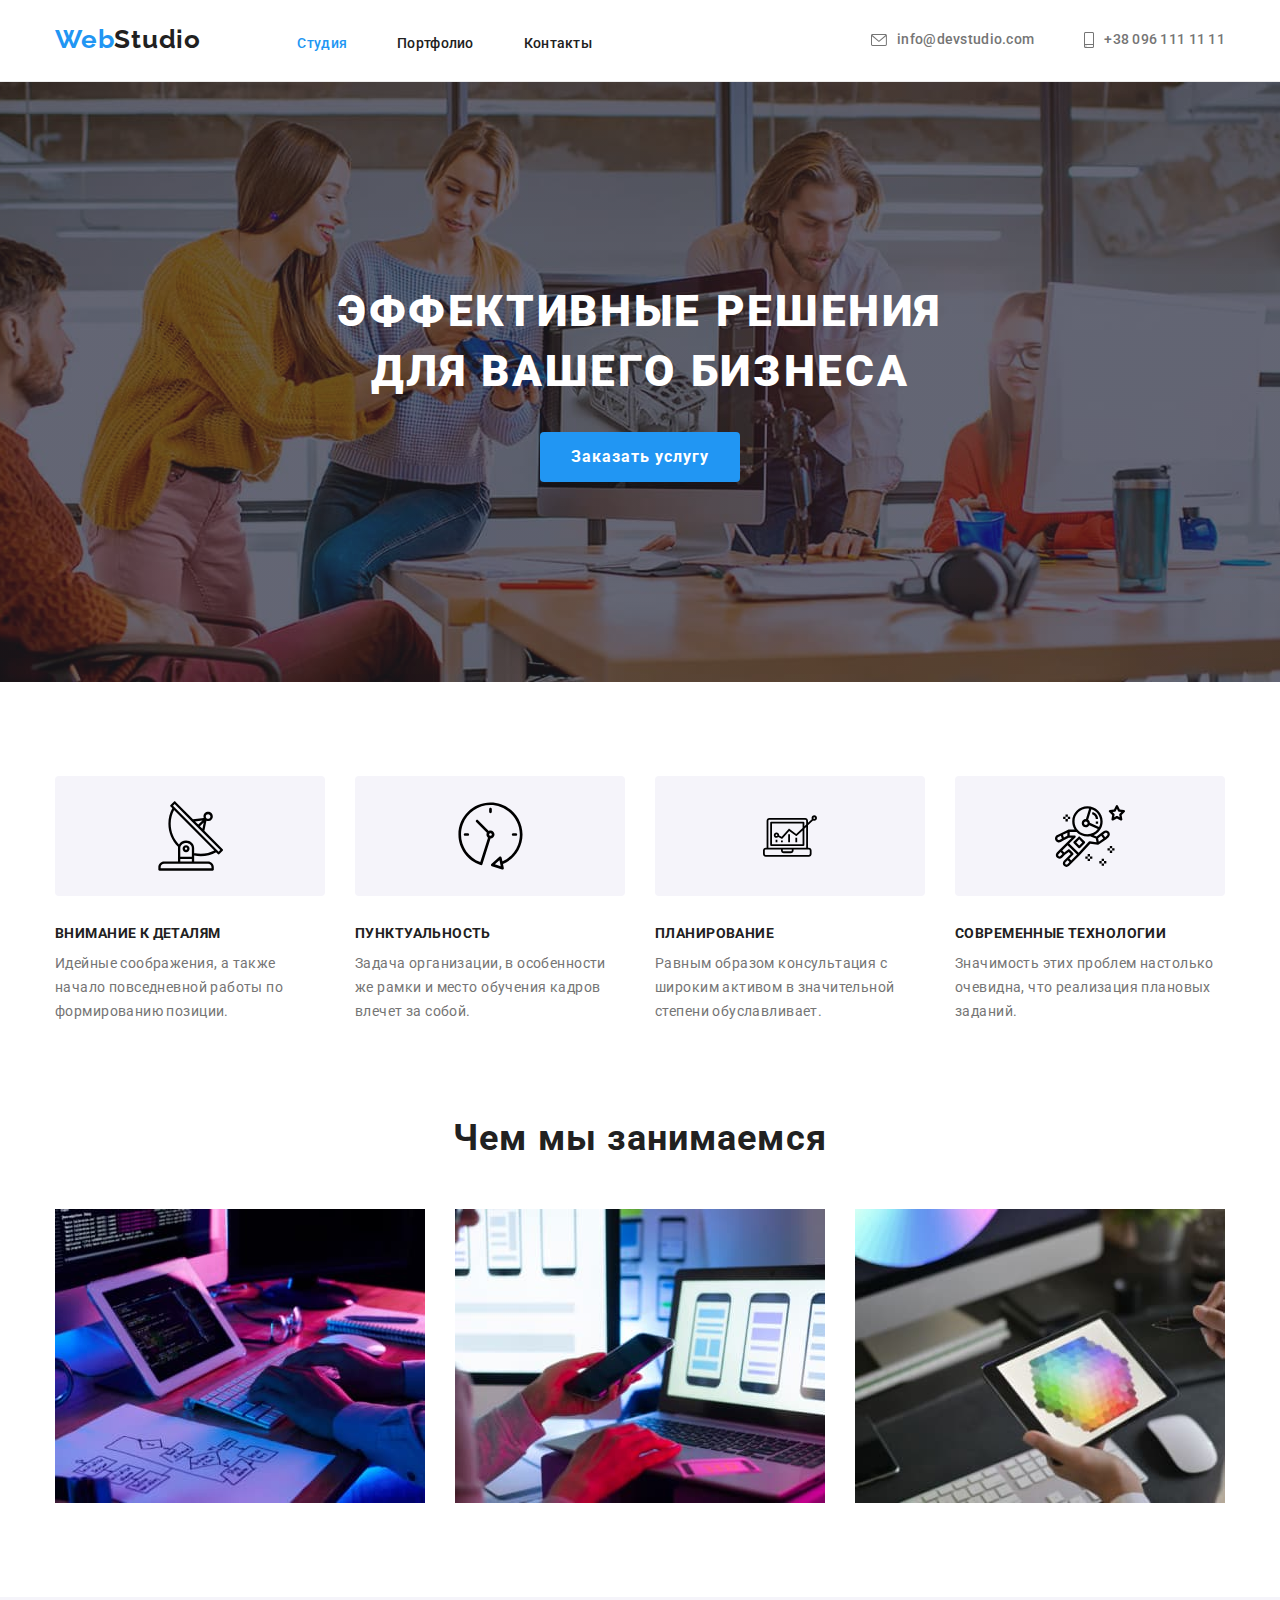
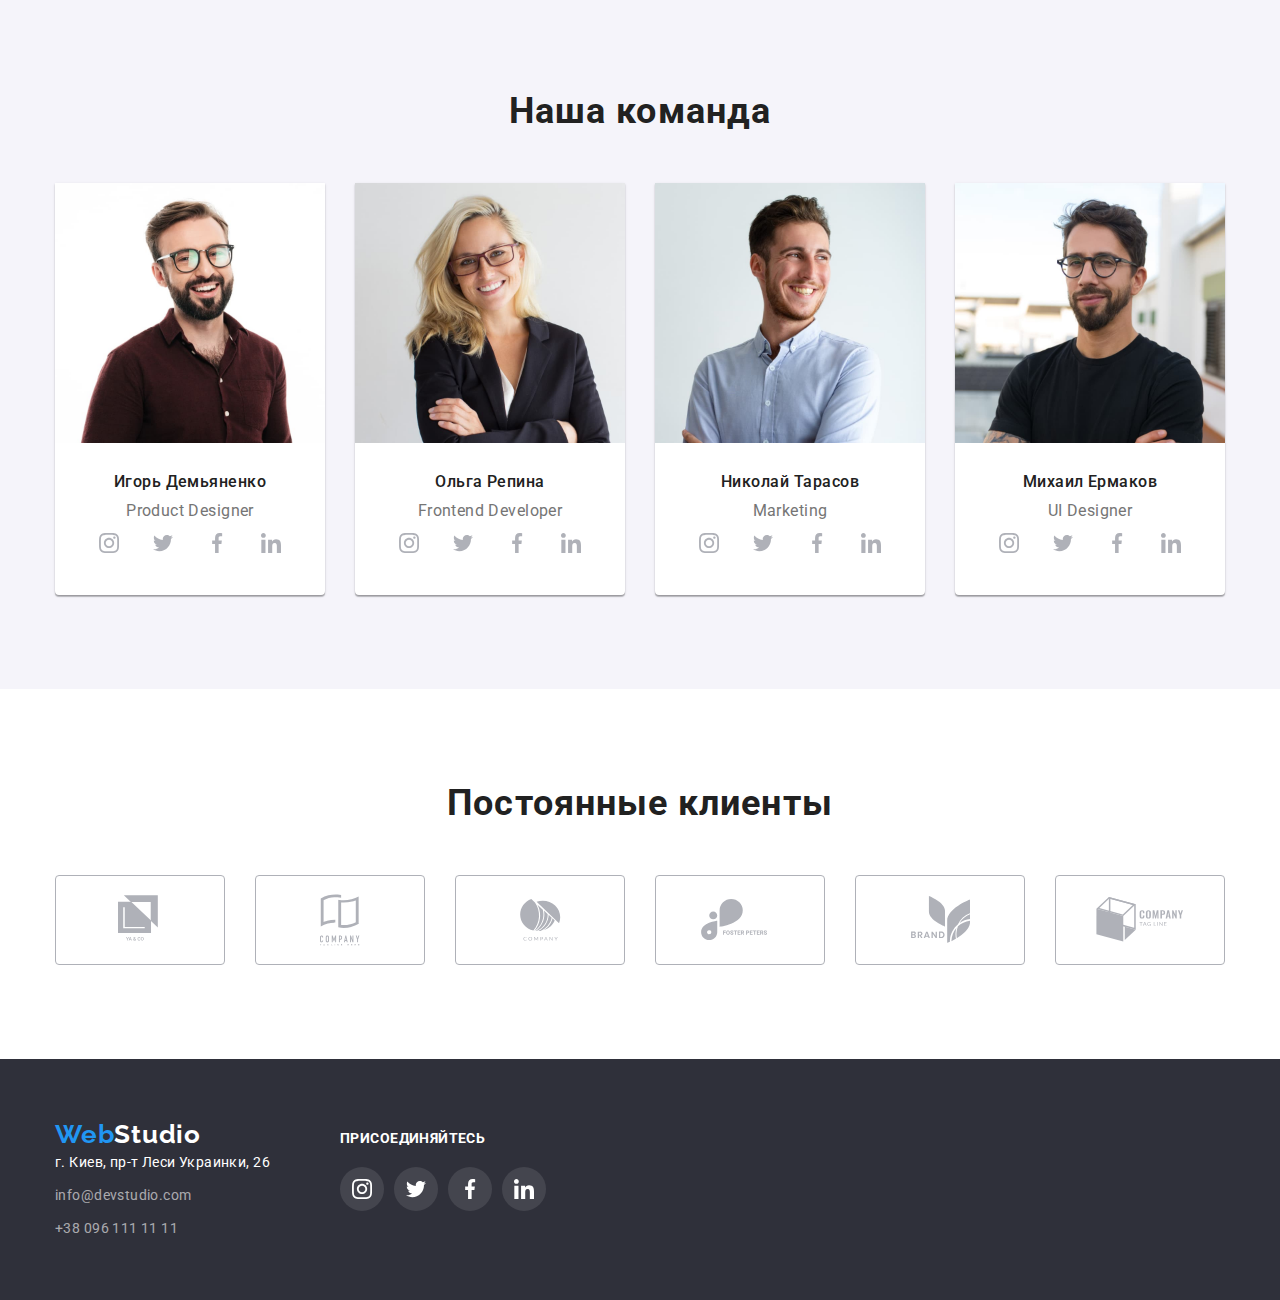
<file: index.html>
<!DOCTYPE html>
<html lang="ru">
<head>
    <meta charset="UTF-8">
    <meta http-equiv="X-UA-Compatible" content="IE=edge">
    <meta name="viewport" content="width=device-width, initial-scale=1.0">
    <title>WebStydio</title>
    <style> a {text-decoration: none;}</style>
    <link rel="preconnect" href="https://fonts.gstatic.com">
    <link href="https://fonts.googleapis.com/css2?family=Roboto:wght@400;500;700;900&display=swap" rel="stylesheet">
    <link rel="preconnect" href="https://fonts.gstatic.com">
    <link href="https://fonts.googleapis.com/css2?family=Raleway:wght@700&display=swap" rel="stylesheet">
    <link rel="stylesheet" href="https://cdnjs.cloudflare.com/ajax/libs/modern-normalize/0.2.0/modern-normalize.min.css">
    <link rel="stylesheet" href="./css/styles.css"/>
</head>
<body>
    
            
        <header class="header-section">
            <div class="container main-nav">
                <nav class="nav">
                    <a href="" class="logo"> <span class="logo-title">Web</span>Studio</a>
                    <ul class="site-nav list">
                        <li class="item"> <a href="index.html" class="link current">Студия</a></li>
                        <li class="item"> <a href="portfolio.html" class="link ">Портфолио</a></li>
                        <li class="item"> <a href="" class="link">Контакты</a></li>
                    </ul>
                </nav>
                <ul class="auth-nav list">
                    <li class="item">
                        
                         <a class="link icon-envelope" href="mailto:info@devstudio.com">
                            <div class="auth-nav-icon">
                                <svg class="auth-icon" width="16px" height="12px">
                                    <use href="./image/sprite.svg#icon-envelope"></use>
                                </svg>
                                info@devstudio.com
                            </div>
                        </a>
                   
                    </li>
                    <li class="item"> 
                        <a class="link icon-phone" href="tel:+380961111111">
                            <div class="auth-nav-icon">
                                <svg class="auth-icon" width="10px" height="16px">
                                    <use href="./image/sprite.svg#icon-smartphone"></use>
                                </svg>
                                +38 096 111 11 11
                            </div>
                        </a>
                    </li>
                </ul>
            </div> 
        </header>
        
          
        <main>

            <section class="hero section overlay">
                <div class="container ">
                    <h1 class="hero-title"> Эффективные решения </br>для вашего бизнеса</h1>
                    <button type="button" class="hero-button">Заказать услугу</button>
                </div>
            </section>
        
            <section class="benefits section">
                <div class="container">
                    <h2 class="visually-hidden">Наши преимущества</h2>
                    <ul class="  benefits-list">
                        <li class="benefits-item list">
                            <div class="benefits-icon-symbol">
                                <svg class="benefits-icon" width="65px" height="70px">
                                    <use href="./image/sprite.svg#icon-group"></use>
                                </svg>
                            </div>
                            <h3 class="benefits-title">Внимание к деталям</h3>
                            <p>Идейные соображения, а также начало повседневной работы по формированию позиции.</p>
                        </li>
                        <li class="benefits-item list">
                           <div class="benefits-icon-symbol">
                                <svg class="benefits-icon" width="67px" height="70px">
                                    <use href="./image/sprite.svg#icon-clock"></use>
                                </svg>
                           </div>
                            <h3 class="benefits-title">Пунктуальность</h3>
                            <p>Задача организации, в особенности же рамки и место обучения кадров влечет за собой.</p>
                        </li>
                        <li class="benefits-item list">
                            <div class="benefits-icon-symbol">
                                <svg class="benefits-icon" width="70px" height="54px">
                                    <use href="./image/sprite.svg#icon-diagram"></use>
                                </svg>
                            </div>
                            <h3 class="benefits-title">Планирование</h3>
                            <p>Равным образом консультация с широким активом в значительной степени обуславливает.</p>
                        </li>
                        <li class="benefits-item list">
                            <div class="benefits-icon-symbol">
                                <svg class="benefits-icon" width="70px" height="70px">
                                    <use href="./image/sprite.svg#icon-astronaut"></use>
                                </svg>
                            </div>
                            <h3 class="benefits-title">Современные технологии</h3>
                            <p>Значимость этих проблем настолько очевидна, что реализация плановых заданий.</p>
                        </li>
                    </ul>
                </div>
            </section>          
               

            <section class="work section">
                <div class="container">
                    <h2 class="work title">Чем мы занимаемся</h2>
                    <ul class="work-item">
                        <li class="list"> <img src="./image/main/section1/img-0.jpg" alt="программист пишет код компьютером" width="370">
                        </li>
                        <li class="list"> <img src="./image/main/section1/img-1.jpg" alt="дизайнер создает образцы" width="370"></li>
                        <li class="list"> <img src="./image/main/section1/img-2.jpg" alt="дизайнер подбирает цвет" width="370"></li>
                    </ul>
                </div>
            </section>

            
            <section class="teammembers section">
                <div class=" container ">
                    <h2 class="teammembers title">Наша команда </h2>
                    <ul class="members list">
                        <li class="list-item">
                            <img src="./image/main/section2/img.jpg" alt="портрет мужчины в очках" width="270">
                            <div class="description">
                                <h3>Игорь Демьяненко</h3>
                                <p>Product Designer</p>
                                <ul class="list social-icons">
                                    <li class="social-icons-item">
                                        <a href="" class="social-icons-link" target="_blank" rel="noopener noreferrer">
                                            <svg class="icon">
                                                <use href="./image/sprite.svg#icon-instagram"></use>
                                            </svg>
                                        </a>
                                    </li>
                                    <li class="social-icons-item">
                                        <a href="" class="social-icons-link" target="_blank" rel="noopener noreferrer">
                                            <svg class="icon">
                                                <use href="./image/sprite.svg#icon-twitter"></use>
                                            </svg>
                                        </a>
                                    </li>
                                    <li class="social-icons-item">
                                        <a href="" class="social-icons-link" target="_blank" rel="noopener noreferrer">
                                            <svg class="icon">
                                                <use href="./image/sprite.svg#icon-facebook"></use>
                                            </svg>
                                        </a>
                                    </li>
                                    <li class="social-icons-item">
                                        <a href="" class="social-icons-link" target="_blank" rel="noopener noreferrer">
                                            <svg class="icon">
                                                <use href="./image/sprite.svg#icon-linkedin"></use>
                                            </svg>
                                        </a>
                                    </li>
                                </ul>
                            </div>
        
                        <li class="list-item">
                            <img src="./image/main/section2/img-1.jpg" alt="портрет женщины в очках" width="270">
                            <div class="description">
                                <h3>Ольга Репина</h3>
                                <p>Frontend Developer</p>
                                <ul class="list social-icons">
                                    <li class="social-icons-item">
                                        <a href="" class="social-icons-link" target="_blank" rel="noopener noreferrer">
                                            <svg class="icon">
                                                <use href="./image/sprite.svg#icon-instagram"></use>
                                            </svg>
                                        </a>
                                    </li>
                                    <li class="social-icons-item">
                                        <a href="" class="social-icons-link" target="_blank" rel="noopener noreferrer">
                                            <svg class="icon">
                                                <use href="./image/sprite.svg#icon-twitter"></use>
                                            </svg>
                                        </a>
                                    </li>
                                    <li class="social-icons-item">
                                        <a href="" class="social-icons-link" target="_blank" rel="noopener noreferrer">
                                            <svg class="icon">
                                                <use href="./image/sprite.svg#icon-facebook"></use>
                                            </svg>
                                        </a>
                                    </li>
                                    <li class="social-icons-item">
                                        <a href="" class="social-icons-link" target="_blank" rel="noopener noreferrer">
                                            <svg class="icon">
                                                <use href="./image/sprite.svg#icon-linkedin"></use>
                                            </svg>
                                        </a>
                                    </li>
                                </ul>
                            </div>
                        </li>
                    
                        <li class="list-item">
                            <img src="./image/main/section2/img-2.jpg" alt="портрет мужчины в логубий рубашке" width="270">
                            <div class="description">
                                <h3>Николай Тарасов</h3>
                                <p>Marketing</p>
                                <ul class="list social-icons">
                                    <li class="social-icons-item">
                                        <a href="" class="social-icons-link" target="_blank" rel="noopener noreferrer">
                                            <svg class="icon">
                                                <use href="./image/sprite.svg#icon-instagram"></use>
                                            </svg>
                                        </a>
                                    </li>
                                    <li class="social-icons-item">
                                        <a href="" class="social-icons-link" target="_blank" rel="noopener noreferrer">
                                            <svg class="icon">
                                                <use href="./image/sprite.svg#icon-twitter"></use>
                                            </svg>
                                        </a>
                                    </li>
                                    <li class="social-icons-item">
                                        <a href="" class="social-icons-link" target="_blank" rel="noopener noreferrer">
                                            <svg class="icon">
                                                <use href="./image/sprite.svg#icon-facebook"></use>
                                            </svg>
                                        </a>
                                    </li>
                                    <li class="social-icons-item">
                                        <a href="" class="social-icons-link" target="_blank" rel="noopener noreferrer">
                                            <svg class="icon">
                                                <use href="./image/sprite.svg#icon-linkedin"></use>
                                            </svg>
                                        </a>
                                    </li>
                                </ul>
                            </div>
                        </li>
                    
                        <li class="list-item">
                            <img src="./image/main/section2/img-3.jpg" alt="портрет мужчины в очках и черной футболке" width="270">
                            <div class="description">
                                <h3>Михаил Ермаков</h3>
                                <p>UI Designer</p>
                                <ul class="list social-icons">
                                    <li class="social-icons-item">
                                        <a href="" class="social-icons-link" target="_blank" rel="noopener noreferrer">
                                            <svg class="icon">
                                                <use href="./image/sprite.svg#icon-instagram"></use>
                                            </svg>
                                        </a>
                                    </li>
                                    <li class="social-icons-item">
                                        <a href="" class="social-icons-link" target="_blank" rel="noopener noreferrer">
                                            <svg class="icon">
                                                <use href="./image/sprite.svg#icon-twitter"></use>
                                            </svg>
                                        </a>
                                    </li>
                                    <li class="social-icons-item">
                                        <a href="" class="social-icons-link" target="_blank" rel="noopener noreferrer">
                                            <svg class="icon">
                                                <use href="./image/sprite.svg#icon-facebook"></use>
                                            </svg>
                                        </a>
                                    </li>
                                    <li class="social-icons-item">
                                        <a href="" class="social-icons-link" target="_blank" rel="noopener noreferrer">
                                            <svg class="icon">
                                                <use href="./image/sprite.svg#icon-linkedin"></use>
                                            </svg>
                                        </a>
                                    </li>
                                </ul>
                            </div>
                        </li>
                    </ul>
                </div>
                
                
             </section>
            <section class="clients section">
                <div class="container">
                    <h2 class="client title">Постоянные клиенты</h2>
                    <ul class="clients list">
                        <li class="clients-item">
                            <a href="" class="clients-link">
                                <svg class="clients-icon" width="44px" height="49px">
                                    <use href="./image/sprite.svg#icon-yaco"></use>
                                </svg>
                            </a>
                            
                        </li>
                        <li class="clients-item">
                            <a href="" class="clients-link">
                                <svg class="clients-icon" width="40px" height="52px">
                                    <use href="./image/sprite.svg#icon-companytagline"></use>
                                </svg>
                            </a>
                        </li>
                        <li class="clients-item">
                            <a href="" class="clients-link">
                                <svg class="clients-icon" width="41px" height="42px">
                                    <use href="./image/sprite.svg#icon-company"></use>
                                </svg>
                            </a>
                        </li>
                        <li class="clients-item">
                            <a href="" class="clients-link">
                                <svg class="clients-icon" width="79px" height="42px">
                                    <use href="./image/sprite.svg#icon-foster"></use>
                                </svg>
                            </a>
                        </li>
                        <li class="clients-item">
                            <a href="" class="clients-link">
                                <svg class="clients-icon" width="59px" height="47px">
                                    <use href="./image/sprite.svg#icon-brand"></use>
                                </svg>
                            </a>
                        </li>
                        <li class="clients-item">
                            <a href="" class="clients-link">
                                <svg class="clients-icon" width="88px" height="45px">
                                    <use href="./image/sprite.svg#icon-tagline"></use>
                                </svg>
                            </a>
                        </li>

                    </ul>
                </div>

            </section>






        </main>
        
        <footer class="footer section">
            <div class="footer container">
                <div class="">
                <a href="" class="logo"> <span class="logo-title">Web</span><span class="logo-item">Studio</span></a>
                <address class="address-text">
                    г. Киев, пр-т Леси Украинки, 26
                    <ul class="auth-list">
                        <li class="mail list"> <a class="auth-item" href="mailto:info@devstudio.com">info@devstudio.com</a></li>
                        <li class="tel list"> <a class="auth-item" href="tel:+380961111111">+38 096 111 11 11</a></li>
                    </ul>
                </address>
                </div>  
            

                <div class="social">
                    <h3 class="footer social-icons">присоединяйтесь</h3>
                    <ul class="list social-icons">
                        <li class="footer social-icons-item">
                            <a href="" class="social-icons-link" target="_blank" rel="noopener noreferrer">
                                <svg class="icon">
                                    <use href="./image/sprite.svg#icon-instagram"></use>
                                </svg>
                            </a>
                        </li>
                        <li class="social-icons-item">
                            <a href="" class="social-icons-link" target="_blank" rel="noopener noreferrer">
                                <svg class="icon">
                                    <use href="./image/sprite.svg#icon-twitter"></use>
                                </svg>
                            </a>
                        </li>
                        <li class="social-icons-item">
                            <a href="" class="social-icons-link" target="_blank" rel="noopener noreferrer">
                                <svg class="icon">
                                    <use href="./image/sprite.svg#icon-facebook"></use>
                                </svg>
                            </a>
                        </li>
                        <li class="social-icons-item">
                            <a href="" class="social-icons-link" target="_blank" rel="noopener noreferrer">
                                <svg class="icon">
                                    <use href="./image/sprite.svg#icon-linkedin"></use>
                                </svg>
                            </a>
                        </li>
                    </ul>
                </div>
            </div>
           

           




        </footer>
    
</body>

</html>
</file>
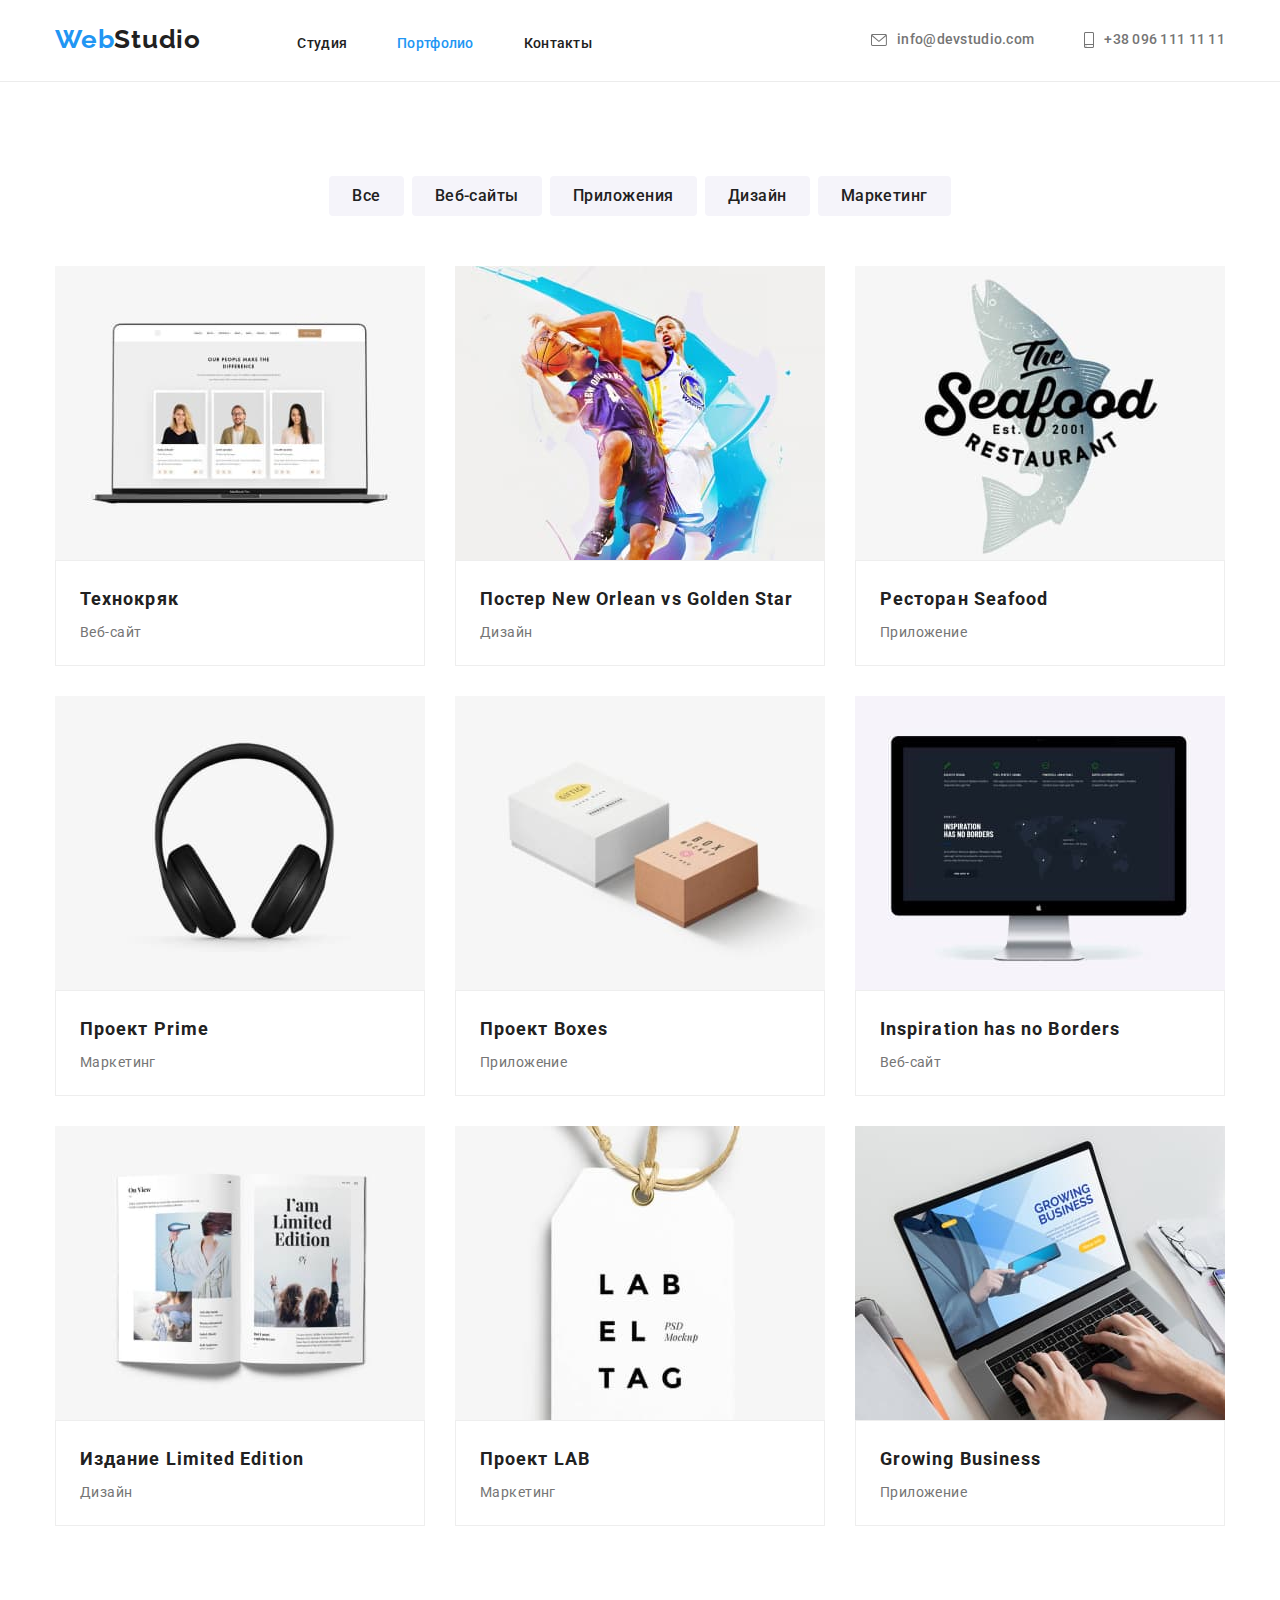
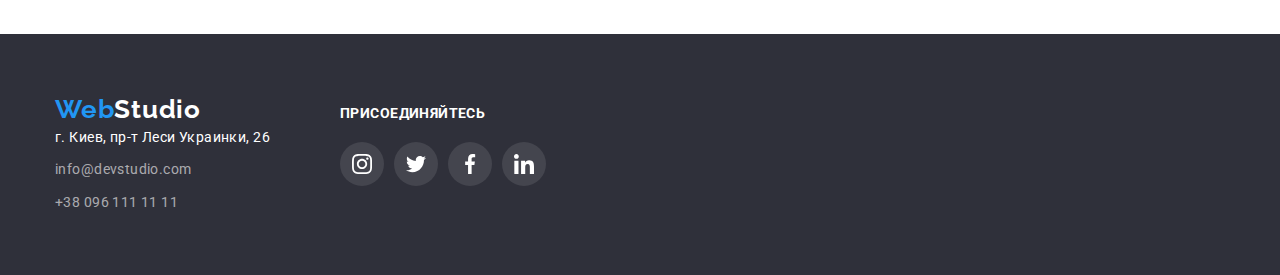
<file: portfolio.html>
<!DOCTYPE html>
<html lang="ru">

<head>
    <meta charset="UTF-8">
    <meta http-equiv="X-UA-Compatible" content="IE=edge">
    <meta name="viewport" content="width=device-width, initial-scale=1.0">
    <title>Portfolio</title>
    <style> a {text-decoration: none;}
    </style>
    <link rel="preconnect" href="https://fonts.gstatic.com">
    <link href="https://fonts.googleapis.com/css2?family=Roboto:wght@400;500;700;900&display=swap" rel="stylesheet">
    <link rel="preconnect" href="https://fonts.gstatic.com">
    <link href="https://fonts.googleapis.com/css2?family=Raleway:wght@700&display=swap" rel="stylesheet">
    <link rel="stylesheet" href="https://cdnjs.cloudflare.com/ajax/libs/modern-normalize/0.2.0/modern-normalize.min.css">
    <link rel="stylesheet" href="./css/styles.css" />
</head>

<body>
    

        <header class="header-section">
            <div class="container main-nav">
                <nav class="nav">
                    <a href="" class="logo"> <span class="logo-title">Web</span>Studio</a>
        
                    <ul class="site-nav list">
                        <li class="item"> <a href="index.html" class="link ">Студия</a></li>
                        <li class="item"> <a href="portfolio.html" class="link current ">Портфолио</a></li>
                        <li class="item"> <a href="" class="link">Контакты</a></li>
                    </ul>
                </nav>
                <ul class="auth-nav list">
                    <li class="item">
                        
                         <a class="link icon-envelope" href="mailto:info@devstudio.com">
                            <div class="auth-nav-icon">
                                <svg class="auth-icon" width="16px" height="12px">
                                    <use href="./image/sprite.svg#icon-envelope"></use>
                                </svg>
                                info@devstudio.com
                            </div>
                        </a>
                   
                    </li>
                    <li class="item"> 
                        <a class="link icon-phone" href="tel:+380961111111">
                            <div class="auth-nav-icon">
                                <svg class="auth-icon" width="10px" height="16px">
                                    <use href="./image/sprite.svg#icon-smartphone"></use>
                                </svg>
                                +38 096 111 11 11
                            </div>
                        </a>
                    </li>
                </ul>
            </div>
        </header>
        <main>
            <section class="main-section ">
                <div class="container" >
                    <ul class="filters">
                        <li class="button-filter list"> <button type="button" class="button link">Все</button></li>
                        <li class="button-filter list"> <button type="button" class="button link">Веб-сайты</button></li>
                        <li class="button-filter list"> <button type="button" class="button link">Приложения</button></li>
                        <li class="button-filter list"> <button type="button" class="button link">Дизайн</button></li>
                        <li class="button-filter list"> <button type="button" class="button link">Маркетинг</button></li>
                    
                    
                    </ul>
                    <h1 class="visually-hidden">Работы</h1>
                    
                    <ul class="menu">
                        <li class="menu-item list">
                            <a class="foto" href=""> <img src="./image/portfolio/img-1.jpg" alt="Робочий стол" width="370"></a>
                            <div class="note">
                                <h2>Технокряк</h2>
                                <p>Веб-сайт</p>
                    
                            </div>
                        </li>
                    
                        <li class="menu-item list">
                            <a href=""> <img src="./image/portfolio/img-2.jpg" alt="2 человек играют баскетбол" width="370"> </a>
                            <div class="note">
                                <h2>Постер New Orlean vs Golden Star</h2>
                                <p>Дизайн</p>
                    
                            </div>
                        </li>
                    
                        <li class="menu-item list">
                            <a href=""> <img src="./image/portfolio/img-3.jpg" alt="2 человек играют баскетбол" width="370"> </a>
                            <div class="note">
                                <h2>Ресторан Seafood</h2>
                                <p>Приложение</p>
                    
                            </div>
                        </li>
                    
                        <li class="menu-item list">
                            <a href=""> <img src="./image/portfolio/img-4.jpg" alt="2 человек играют баскетбол" width="370"> </a>
                            <div class="note">
                                <h2>Проект Prime</h2>
                                <p>Маркетинг</p>
                    
                            </div>
                        </li>
                    
                        <li class="menu-item list">
                            <a href=""> <img src="./image/portfolio/img-5.jpg" alt="2 человек играют баскетбол" width="370"> </a>
                            <div class="note">
                                <h2>Проект Boxes</h2>
                                <p>Приложение</p>
                    
                            </div>
                        </li>
                    
                        <li class="menu-item list">
                            <a href=""> <img src="./image/portfolio/img-6.jpg" alt="2 человек играют баскетбол" width="370"> </a>
                            <div class="note">
                                <h2>Inspiration has no Borders</h2>
                                <p>Веб-сайт</p>
                    
                            </div>
                        </li>
                    
                        <li class="menu-item list">
                            <a href=""> <img src="./image/portfolio/img-7.jpg" alt="2 человек играют баскетбол" width="370"> </a>
                            <div class="note">
                                <h2>Издание Limited Edition</h2>
                                <p>Дизайн</p>
                    
                            </div>
                        </li>
                    
                        <li class="menu-item list">
                            <a href=""> <img src="./image/portfolio/img-8.jpg" alt="2 человек играют баскетбол" width="370"> </a>
                            <div class="note">
                                <h2>Проект LAB</h2>
                                <p>Маркетинг</p>
                    
                            </div>
                        </li>
                    
                        <li class="menu-item list">
                            <a href=""> <img src="./image/portfolio/img-9.jpg" alt="2 человек играют баскетбол" width="370"> </a>
                            <div class="note">
                                <h2>Growing Business</h2>
                                <p>Приложение</p>
                    
                            </div>
                        </li>
                    </ul>
                </div>
            </section>
        </main>
        
        <footer class="footer section">
            <div class=" footer container">
                <div>
                    <a href="" class="logo"> <span class="logo-title">Web</span><span class="logo-item">Studio</span></a>
                <address class="address-text">
                    г. Киев, пр-т Леси Украинки, 26
                    <ul class="auth-list">
                        <li class="mail list"> <a class="auth-item" href="mailto:info@devstudio.com">info@devstudio.com</a></li>
                        <li class="tel list"> <a class="auth-item" href="tel:+380961111111">+38 096 111 11 11</a></li>
                    </ul>
                </address>
                </div>
           
                <div class="social">
                    <h3 class="footer social-icons">присоединяйтесь</h3>
                    <ul class="list social-icons">
                        <li class="footer social-icons-item">
                            <a href="" class="social-icons-link" target="_blank" rel="noopener noreferrer">
                                <svg class="icon">
                                    <use href="./image/sprite.svg#icon-instagram"></use>
                                </svg>
                            </a>
                        </li>
                        <li class="social-icons-item">
                            <a href="" class="social-icons-link" target="_blank" rel="noopener noreferrer">
                                <svg class="icon">
                                    <use href="./image/sprite.svg#icon-twitter"></use>
                                </svg>
                            </a>
                        </li>
                        <li class="social-icons-item">
                            <a href="" class="social-icons-link" target="_blank" rel="noopener noreferrer">
                                <svg class="icon">
                                    <use href="./image/sprite.svg#icon-facebook"></use>
                                </svg>
                            </a>
                        </li>
                        <li class="social-icons-item">
                            <a href="" class="social-icons-link" target="_blank" rel="noopener noreferrer">
                                <svg class="icon">
                                    <use href="./image/sprite.svg#icon-linkedin"></use>
                                </svg>
                            </a>
                        </li>
                    </ul>
                </div>
            </div>
        </footer>

</body>

</html>
</file>
<file: css/styles.css>
:root {
  --primary-text-color: #757575;
  --title-text-color: #212121;
  --additional-text-color: #ffffff;
  --accent-color: #2196f3;
  --primary-bg-color: #fff;
  --main-font-family: "Roboto", sans-serif;
}
html {
  box-sizing: border-box;
}
*,
*::after,
*::before {
  box-sizing: inherit;
}
h1,
h2,
h3,
h4,
h5,
h6,
p {
  margin: 0;
  padding: 0;
}
.list {
  padding: 0;
  margin: 0;
  list-style: none;
}
.link {
  text-decoration: none;
  color: inherit;
}

img {
  display: block;
  max-width: 100%;
  height: auto;
}

body {
  margin: 0;
  font-family: var(--main-font-family);
  background-color: var(--primary-bg-color);
  color: var(--primary-text-color);
  font-size: 14px;
  line-height: 1.71;
  letter-spacing: 0.03em;
}
.container {
  width: 1200px;
  padding-left: 15px;
  padding-right: 15px;
  margin-left: auto;
  margin-right: auto;
}

.header-section {
  background-color: var(--additional-text-color);
  border-bottom: 1px solid #ececec;
  padding-top: 24px;
  padding-bottom: 25px;
}
.main-nav {
  display: flex;
  align-items: center;
  margin-bottom: 0;
}

.logo {
  display: inline-flex;
  font-family: "Raleway", sans-serif;
  font-weight: 700;
  font-size: 26px;
  line-height: 1.19;
  letter-spacing: 0.03em;
  color: var(--title-text-color);
}
.logo-title {
  color: var(--accent-color);
}
/*Site-nav*/

.site-nav {
  display: inline-flex;
  margin-left: 93px;
}

.site-nav .item + .item {
  margin-left: 50px;
}
.site-nav .link {
  font-weight: 500;
  font-size: 14px;
  line-height: 1.14;
  letter-spacing: 0.02em;
  color: var(--title-text-color);
}

.site-nav .link:hover,
.site-nav .link:focus {
  color: var(--accent-color);
}

.site-nav .link-porfolio:hover,
.site-nav .link-porfolio:focus,
.site-nav .link-porfolio:visited {
  color: var(--accent-color);
}

.auth-nav {
  display: flex;
  margin-left: auto;
  font-family: var(--main-font-family);
  font-weight: 500;
  font-size: 14px;
  line-height: 1.14;
  letter-spacing: 0.02em;
  color: #757575;
}
.auth-nav .link {
  display: flex;
  align-items: center;
}
.item .link {
  fill: #757575;
}
.link:hover .auth-icon,
.link:focus .auth-icon{
  fill: var(--accent-color);
}

.auth-icon {
  margin-right: 10px;
}
.auth-nav-icon {
  display: inline-flex;
  align-items: center;
}


.auth-nav .item + .item {
  margin-left: 50px;
}

.auth-nav .link:hover,
.auth-nav .link:focus {
  color: var(--accent-color);
}


/* Hero section*/
.hero.section {
  padding-top: 200px;
  padding-bottom: 200px;
}
.overlay {
  max-width: 1600px;
  height: 600px;
  margin-left: auto;
  margin-right: auto;
  background-image: linear-gradient(
      to right,
      rgba(47, 48, 58, 0.4),
      rgba(47, 48, 58, 0.4)
    ),
    url("../image/main/hero/123-1.jpg");
  background-repeat: no-repeat;
  background-position: center;
  background-color: #c4c4c4;
}

.hero {
  background-color: #2f303a;
  text-align: center;
}
.hero-title {
  color: var(--additional-text-color);
  font-family: var(--main-font-family);
  text-align: center;
  font-weight: 900;
  font-size: 44px;
  line-height: 1.36;
  letter-spacing: 0.06em;
  text-transform: uppercase;
  margin-bottom: 30px;
  max-width: 696px;
  margin: 0 auto;
  margin-bottom: 30px;
}
.hero-button {
  font-family: inherit;
  display: inline-block;
  border: 1px solid transparent;
  border-radius: 4px;
  min-width: 200px;
  min-height: 50px;
  font-weight: 700;
  font-size: 16px;
  line-height: 1.87;
  letter-spacing: 0.06em;
  background-color: var(--accent-color);
  color: var(--additional-text-color);
  cursor: pointer;
}

/*Benefit section*/

.benefits.section {
  padding-top: 94px;
  padding-bottom: 94px;
}
.visually-hidden {
  position: absolute !important;
  clip: rect(1px 1px 1px 1px);
  clip: rect(1px, 1px, 1px, 1px);
  padding: 0 !important;
  border: 0 !important;
  height: 1px !important;
  width: 1px !important;
  overflow: hidden;
}
/* .benefits-item::before {
  content: "";
  display: block;
  height: 120px;
  width: 270px;
  border-radius: 4px;
  outline: 1px solid orangered;
  background-color: #f5f4fa;
  background-repeat: no-repeat;
  background-position: 50% 50%;
  background-size: 65px;
  background-image: url("../image/icon/vector-1.svg");
}

.benefits-item::before:nth-child(2) {
  background-image: url("../image/icon/vector-2.svg");
}

.benefits-item::before :nth-child(3) {
  background-image: url("../image/icon/vector-3.svg");
}
.benefits-item::before :nth-child(4) {
  background-image: url("../image/icon/vector-3.svg");
} */
/* .benefits-icon {
  background-color: #f5f4fa;
  border-radius: 4px;
} */

.benefits-icon-symbol {
  display: flex;
  justify-content: center;
  align-items: center;
  width: 270px;
  height: 120px;
  background-color: #f5f4fa;
  border-radius: 4px;
}
.benefits-list {
  display: flex;
  justify-content: space-between;
  min-width: 270px;
  margin-bottom: 94px;
  margin: 0;
  padding: 0;
}
.benefits-list .list {
  font-family: var(--main-font-family);
  font-size: 14px;
  line-height: 1.71;
  letter-spacing: 0.03em;
  color: var(--primary-text-color);
}
.benefits-list > .list:not(:last-child) {
  margin-right: 30px;
}

.benefits-title {
  margin-top: 30px;
  margin-bottom: 10px;
  font-family: var(--main-font-family);
  font-weight: 700;
  font-size: 14px;
  line-height: 1.14;
  letter-spacing: 0.03em;
  text-transform: uppercase;
  color: var(--title-text-color);
}
/* what we are doing*/
.work.section {
  padding-top: 0;
  padding-bottom: 94px;
}
.work-item {
  display: flex;
  justify-content: space-between;
  margin: 0;
  padding: 0;
}
.work-item .list:not(:last-child) {
  margin-right: 30px;
}

.title {
  font-weight: 700;
  font-size: 36px;
  line-height: 1.16;
  text-align: center;
  letter-spacing: 0.03em;
  color: var(--title-text-color);
  padding: 0;
  margin-bottom: 50px;
}

/*Our teammembers*/

.teammembers.section {
  background-color: #f5f4fa;
  text-align: center;
  padding: 94px 0;
  margin-bottom: 0;
}

.teammembers-title {
  margin-bottom: 50px;
}

.members.list {
  display: flex;
  justify-content: space-between;
}

.description h3 {
  font-weight: 500;
  font-size: 16px;
  line-height: 1.18;
  text-align: center;
  letter-spacing: 0.03em;
  color: var(--title-text-color);
}

.list-item {
  background-color: var(--additional-text-color);
  border-radius: 0px 0px 4px 4px;
  box-shadow: 0px 1px 3px rgba(0, 0, 0, 0.12), 0px 1px 1px rgba(0, 0, 0, 0.14), 0px 2px 1px rgba(0, 0, 0, 0.2);
}
.list-item:not(:last-child) {
  margin-right: 30px;
}
.list-item p {
  max-width: 270px;
  font-size: 16px;
  line-height: 1.18;
  text-align: center;
}

.description {
  display: block;
  padding: 30px 0;
}
.description h3 {
  margin-bottom: 10px;
}
.social-icons{
  display: inline-flex;
  margin-top: 16px;
}

.social-icons .icon{
  width: 20px;
  height: 20px;
  fill:#AFB1B8;
}

.social-icons-link:hover .icon,
.social-icons-link:focus .icon {
  fill: #ffffff;
}
.social-icons-link:hover,
.social-icons-link:focus {
  background-color:var(--accent-color);
}

.social-icons-link{
  display: flex;
  justify-content: center;
  align-items: center;
  background-color:#ffffff ;
  width: 44px;
  height: 44px;
  border-radius: 50%;
 
}
.social-icons-item + .social-icons-item{
  margin-left: 10px;

}
/*Our clients*/

.clients.section{
  padding: 94px 0;
}
.clients.list {
  display: inline-flex;
  flex-wrap: wrap;
  margin-left: -30px;
  margin-top: -30px;
  padding: 0;
}
.clients-item {
  display: flex;
  justify-content: center;
  align-items: center;
  flex-basis: calc((100% - 30px*6) / 6); 
  margin-left: 30px;
  margin-top: 30px;
  padding: auto;
 

}
.clients-icon{
  fill: #AFB1B8;
}

.clients-link{
  display: flex;
  justify-content: center;
  align-items: center;
  border: 1px solid #AFB1B8;
  border-radius: 4px;
  width: 170px;
  height: 90px;
  
  
}
.clients-link:hover .clients-icon,
.clients-link:focus .clients-icon{
  fill:var(--accent-color);
  
}
.clients-link:hover,
.clients-link:focus{
  border: 1px solid var(--accent-color);
}


/*Footer*/

.footer.section {
  
  padding: 60px 0;
  background-color: #2f303a;
  margin: 0;
}

.footer{
  display: flex;
  align-items: baseline;
}


.container > .logo {
  margin-bottom: 20px;
  font-family: "Raleway", sans-serif;
  font-weight: 700;
  font-size: 26px;
  line-height: 1.19;
  letter-spacing: 0.03em;
  
}


.logo-item {
  color: var(--additional-text-color);
}

.address-text {
  font-weight: 400;
  font-style: normal;
  font-size: 14px;
  line-height: 1.71;
  letter-spacing: 0.03em;
  color: var(--additional-text-color);
  margin: 0;
}
.auth-list {
  display: block;
  text-align: left;
  margin: 9px 0 0;
  padding: 0;
}
.auth-item {
  color: rgba(255, 255, 255, 0.6);
}
.mail.list {
  margin-bottom: 9px;
}
/* footer icons*/

.social{
  display: block;
  margin: 0;
  padding: 0;
  margin-left:70px ;
  max-width: 260px;
 
}
.social-icons{
  padding: 0;
  margin: 0;
}
.footer .social-icons-link{
background-color: rgba(255, 255, 255, 0.1);}

.footer.social-icons{
  font-family: var(--main-font-family);
  font-weight: 700;
  font-size: 14px;
  line-height: 1.14;
  letter-spacing: 0.03em;
  text-transform: uppercase;
  margin-bottom: 20px;
  color: #FFFFFF;
  
}
.footer .social-icons-link:hover,
.footer .social-icons-link:focus {
  background-color:var(--accent-color);
}
.footer .icon{
  fill: #fff;
}

/*Portfolio*/

.site-nav .current {
  color: var(--accent-color);
}

.main-section {
  background-color: var(--primary-bg-color);
  padding: 94px 0;
}

.button {
  border: 1px solid transparent;
  border-radius: 4px;
  padding: 6px 22px;
  background-color: #f5f4fa;
  font-family: var(--main-font-family);
  font-weight: 500;
  font-size: 16px;
  line-height: 1.62;
  letter-spacing: 0.03em;
  color: var(--title-text-color);
}
.filters {
  display: flex;
  justify-content: center;
  margin: 0 0 50px 0;
  padding: 0;
}
.filters > .list {
  padding: 0;
}
.filters > .list:not(:last-child) {
  padding-right: 8px;
}

.filters .link:hover,
.filters .link:focus {
  color: var(--additional-text-color);
  background-color: var(--accent-color);
  cursor: pointer;
  box-shadow: 0px 3px 1px rgba(0, 0, 0, 0.1), 0px 1px 2px rgba(0, 0, 0, 0.08), 0px 2px 2px rgba(0, 0, 0, 0.12);
  
}


h1 {
  font-weight: 700;
  font-size: 36px;
  line-height: 1.16;
  text-align: center;
  letter-spacing: 0.03em;
  color: var(--title-text-color);
}

.menu {
  display: flex;
  flex-wrap: wrap;
  margin-left: -30px;
  margin-top: -30px;
  padding: 0;
}
.menu-item {
  flex-basis: calc((100% - 90px) / 3);
  margin-left: 30px;
  margin-top: 30px;

}

.note {
  border-bottom: none;
  border: 1px solid #eeeeee;
  padding: 20px 24px;
}
.note h2 {
  text-align: left;
  font-weight: 700;
  font-size: 18px;
  line-height: 2;
  letter-spacing: 0.06em;
  color: var(--title-text-color);
  padding-bottom: 0;
  margin-bottom: 4px;
}

.foto {
  margin: 0;
}
.menu > .note > p {
  font-size: 16px;
  line-height: 1.87;
  letter-spacing: 0.03em;
  color: var(--primary-bg-color);
  padding-bottom: 20px;
}
</file>
